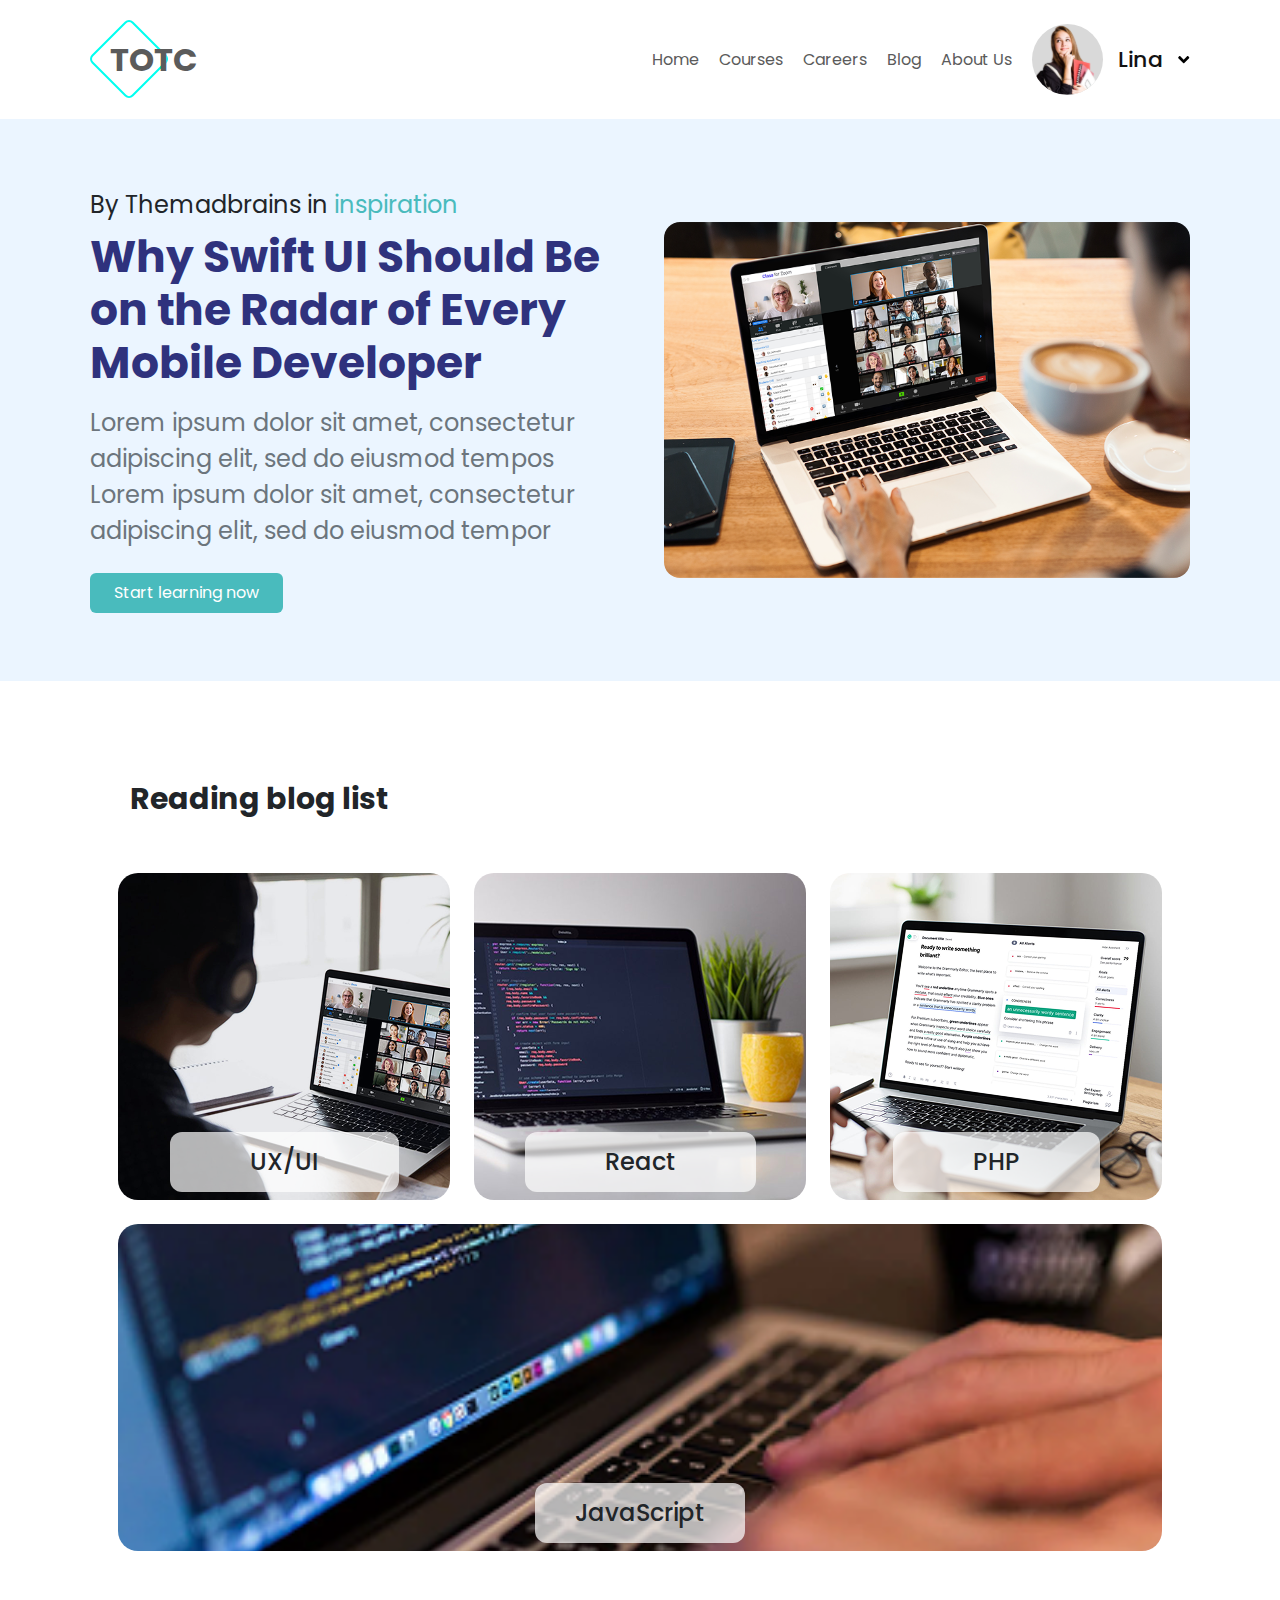
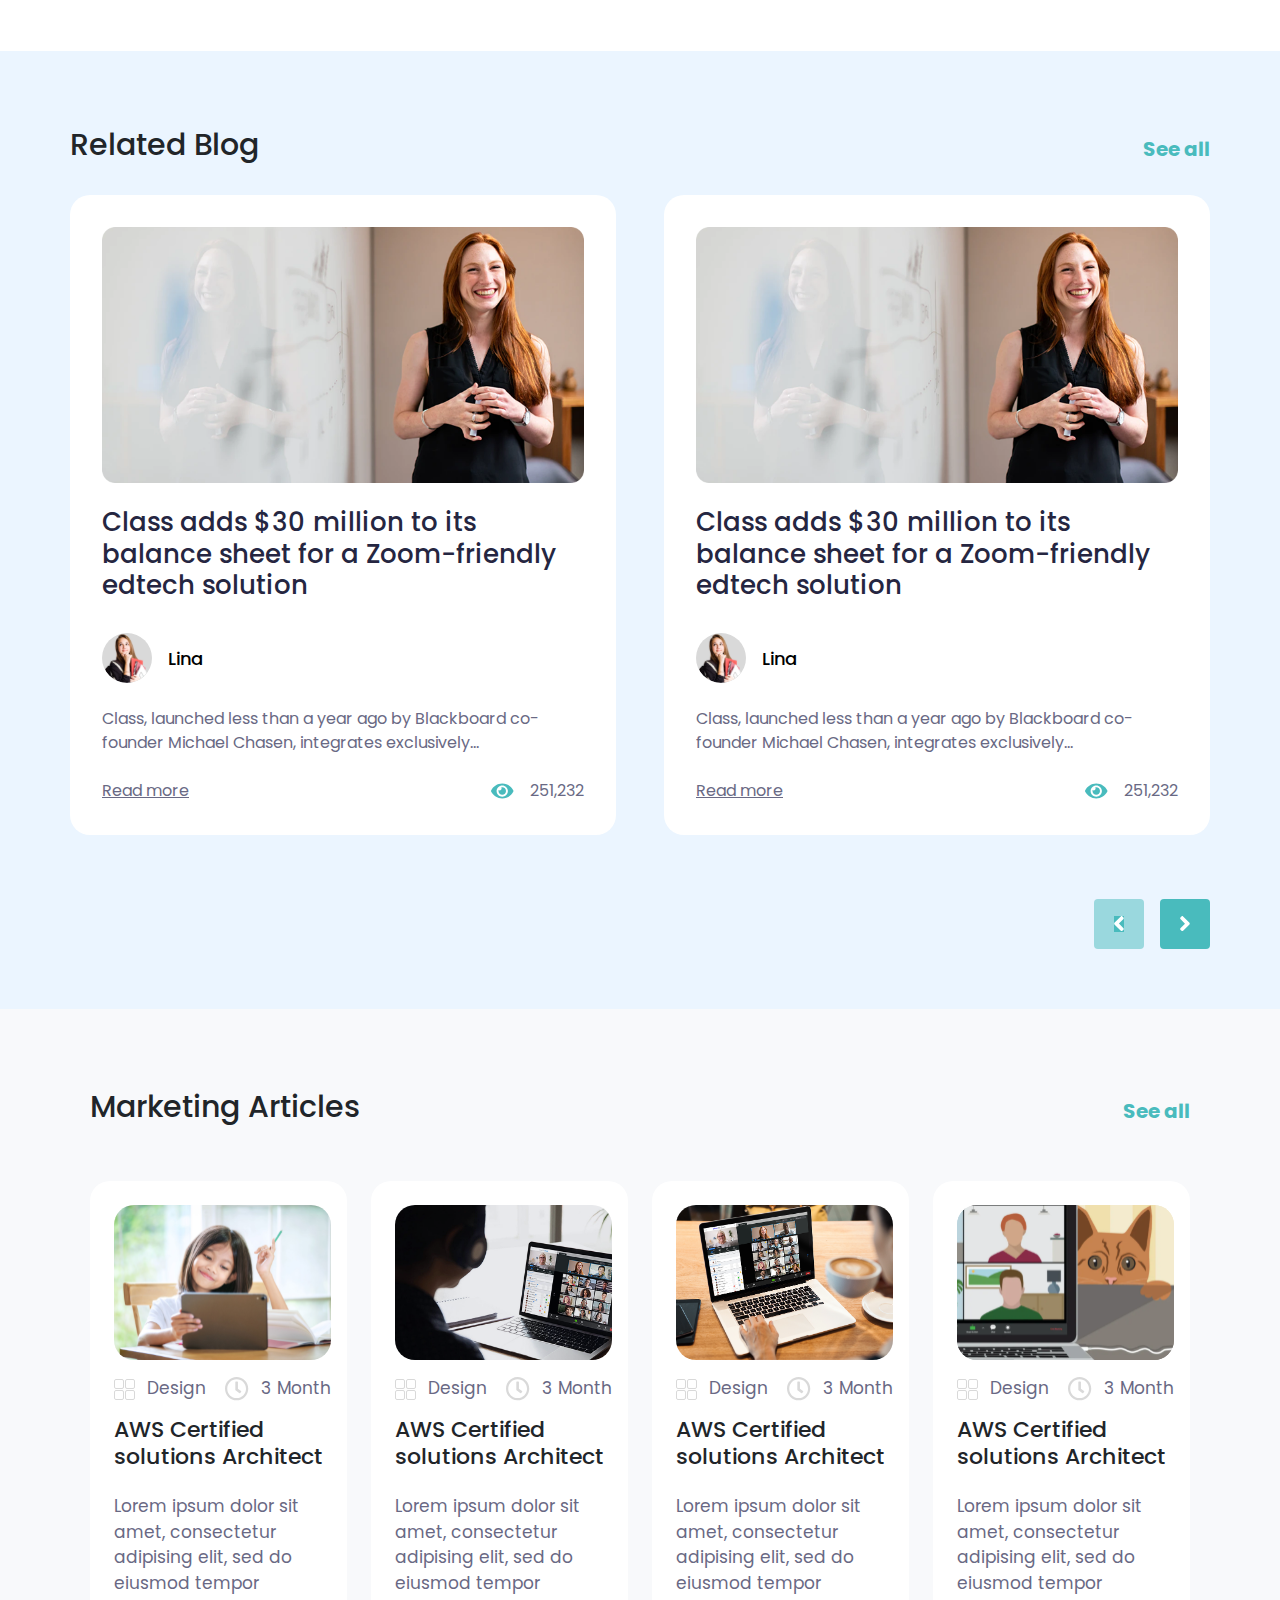
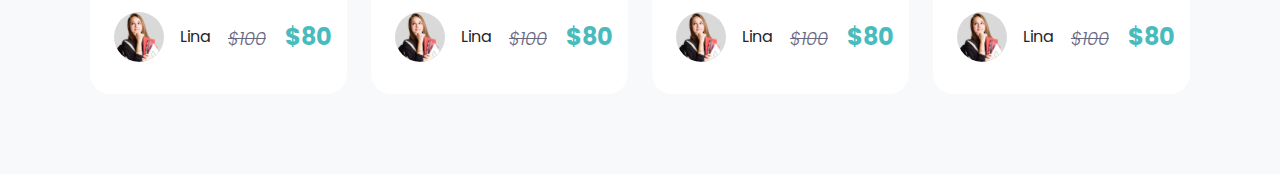
<file: blog.html>
<!DOCTYPE html>
<html lang="en">

<head>
    <meta charset="UTF-8">
    <meta name="viewport" content="width=device-width, initial-scale=1.0">
    <link rel="stylesheet" href="./css/bootstrap.min.css">
    <link rel="stylesheet" href="./css/main.css">
    <link rel="preconnect" href="https://fonts.googleapis.com">
    <link rel="preconnect" href="https://fonts.gstatic.com" crossorigin>
    <link href="https://fonts.googleapis.com/css2?family=Poppins:wght@100;200;300;400;500;600;700;800;900&display=swap"
        rel="stylesheet">
    <title>Blog Page</title>
</head>

<body>

    <header class="container d-flex align-items-center justify-content-between">

        <div class="logo d-flex align-items-center justify-content-center position-relative">
            <img src="./assets/imgs/Polygon 2 (1).svg" alt="">
            <p class="position-absolute">TOTC</p>
        </div>

        <button class="hamburger d-md-none">
            <span></span>
            <span></span>
            <span></span>
        </button>

        <nav class="d-flex">
            <div class="nav-all d-flex align-items-center justify-content-center">
                <a href="#">Home</a>
                <a href="#">Courses</a>
                <a href="#">Careers</a>
                <a href="#">Blog</a>
                <a href="#">About Us</a>
                <div class="nav-others d-flex justify-content-center align-items-center">
                    <div class="nav-profile rounded-circle">
                        <img src="./assets/imgs/lina.svg" alt="">
                    </div>
                    <p>Lina</p>
                    <img src="./assets/imgs/arrow-button.svg" alt="">
                </div>
            </div>
        </nav>
    </header>

    <section class="one-sec py-5">
        <div class="container">
            <div class="row align-items-center g-5">

                <div class="first-div col-md-6">
                    <p class="mb-2">
                        By Themadbrains in <span class="text-info">inspiration</span>
                    </p>

                    <h2 class="fw-bold mb-3">
                        Why Swift UI Should Be on the Radar of Every Mobile Developer
                    </h2>

                    <p class="text-secondary mb-4">
                        Lorem ipsum dolor sit amet, consectetur adipiscing elit, sed do eiusmod tempos Lorem ipsum dolor
                        sit amet, consectetur adipiscing elit, sed do eiusmod tempor
                    </p>

                    <button class="btn btn-info text-white px-4 py-2 rounded">Start learning now</button>
                </div>

                <div class="col-md-6">
                    <img src="./assets/imgs/Rectangle 32.png" class="img-fluid rounded-4" alt="">
                </div>

            </div>
        </div>
    </section>

    <section class="two-sec">
        <div class="container d-flex flex-column gap-5">
            <h3>Reading blog list</h3>
            <div class="row d-flex flex-wrap">
                <div class="col special-col d-flex justify-content-center align-items-end one">
                    <div class="two-text-card d-flex justify-content-center align-items-center">
                        <h4>UX/UI</h4>
                    </div>
                </div>
                <div class="col special-col d-flex justify-content-center align-items-end two">
                    <div class="two-text-card">
                        <h4>React</h4>
                    </div>
                </div>
                <div class="col special-col d-flex justify-content-center align-items-end three">
                    <div class="two-text-card">
                        <h4>PHP</h4>
                    </div>
                </div>
                <div class="col d-flex justify-content-center align-items-end four">
                    <div class="two-text-card">
                        <h4>JavaScript</h4>
                    </div>
                </div>
            </div>
        </div>
    </section>

    <section class="three-sec">
        <div class="container d-flex flex-column gap-4">
            <div class="head-three mt-3 d-flex justify-content-between align-items-center">
                <h3>Related Blog</h3>
                <button>See all</button>
            </div>

            <div class="row g-5">
                <div class="col-12 col-lg-6">
                    <div class="card-content d-flex flex-column gap-4">
                        <img class="same-wandh" src="./assets/imgs/girl.png" alt="">
                        <div class="details-card d-flex flex-column gap-4">
                            <h4>Class adds $30 million to its balance sheet for a Zoom-friendly edtech solution</h4>
                            <div class="lina-photo d-flex align-items-center">
                                <img src="./assets/imgs/lina.svg" alt="">
                                <p>Lina</p>
                            </div>
                            <p class="r-p">Class, launched less than a year ago by Blackboard co-founder Michael Chasen,
                                integrates exclusively...</p>
                            <div class="views d-flex align-items-center justify-content-between">
                                <a href="#">Read more</a>
                                <div class="views-infos d-flex gap-3">
                                    <img src="./assets/imgs/views-img.svg" alt="">
                                    <span>251,232</span>
                                </div>
                            </div>
                        </div>
                    </div>
                </div>

                <div class="col-12 col-lg-6">
                    <div class="card-content d-flex flex-column gap-4">
                        <img class="first-same-wandh same-wandh" src="./assets/imgs/girl.png" alt="">
                        <div class="details-card d-flex flex-column gap-4">
                            <h4>Class adds $30 million to its balance sheet for a Zoom-friendly edtech solution</h4>
                            <div class="lina-photo d-flex align-items-center">
                                <img src="./assets/imgs/lina.svg" alt="">
                                <p>Lina</p>
                            </div>
                            <p class="r-p">Class, launched less than a year ago by Blackboard co-founder Michael Chasen,
                                integrates exclusively...</p>
                            <div class="views d-flex align-items-center justify-content-between">
                                <a href="#">Read more</a>
                                <div class="views-infos d-flex gap-3">
                                    <img src="./assets/imgs/views-img.svg" alt="">
                                    <span>251,232</span>
                                </div>
                            </div>
                        </div>
                    </div>
                </div>
            </div>
            <div class="arrows gap-3 d-flex justify-content-end align-items-center">
                <div class="arrow d-flex align-items-center justify-content-center">
                    <img src="./assets/imgs/first-arrow.svg" alt="">
                </div>
                <div class="arrow d-flex align-items-center justify-content-center">
                    <img src="./assets/imgs/second-arrow.svg" alt="">
                </div>
            </div>
        </div>
    </section>

    <section class="four-sec">
        <div class="container d-flex flex-column gap-5">
            <div class="head-three d-flex justify-content-between align-items-center">
                <h3>Marketing Articles</h3>
                <button>See all</button>
            </div>
            <div class="row">
                <div class="col-12 col-md-6 col-lg-4 col-xl-3">
                    <div class="card-content-2 d-flex flex-column justify-content-center gap-3">
                        <img class="smae-img" src="./assets/imgs/kid-img.svg" alt="">
                        <div class="design-logo d-flex justify-content-between align-items-center">
                            <div class="design-img">
                                <img src="./assets/imgs/design-img.svg" alt="">
                                <span class="ps-2 r-p">Design</span>
                            </div>
                            <div class="design-time">
                                <img src="./assets/imgs/clock-img.svg" alt="">
                                <span class="ps-2 r-p">3 Month</span>
                            </div>
                        </div>
                        <h5>AWS Certified solutions Architect</h5>
                        <p class="r-p">Lorem ipsum dolor sit amet, consectetur adipising elit, sed do eiusmod tempor</p>
                        <div class="design-price d-flex justify-content-between align-items-center">
                            <div class="lina-photo d-flex align-items-center">
                                <img src="./assets/imgs/lina.svg" alt="">
                                <p class="ps-3">Lina</p>
                            </div>
                            <div class="price">
                                <span class="r-p">$100</span>
                                <span>$80</span>
                            </div>
                        </div>
                    </div>
                </div>

                <div class="col-12 col-md-6 col-lg-4 col-xl-3">
                    <div class="card-content-2 d-flex flex-column justify-content-center gap-3">
                        <img class="smae-img" src="./assets/imgs/laptop-1.png" alt="">
                        <div class="design-logo d-flex justify-content-between align-items-center">
                            <div class="design-img">
                                <img src="./assets/imgs/design-img.svg" alt="">
                                <span class="ps-2 r-p">Design</span>
                            </div>
                            <div class="design-time">
                                <img src="./assets/imgs/clock-img.svg" alt="">
                                <span class="ps-2 r-p">3 Month</span>
                            </div>
                        </div>
                        <h5>AWS Certified solutions Architect</h5>
                        <p class="r-p">Lorem ipsum dolor sit amet, consectetur adipising elit, sed do eiusmod tempor</p>
                        <div class="design-price d-flex justify-content-between align-items-center">
                            <div class="lina-photo d-flex align-items-center">
                                <img src="./assets/imgs/lina.svg" alt="">
                                <p class="ps-3">Lina</p>
                            </div>
                            <div class="price">
                                <span class="r-p">$100</span>
                                <span>$80</span>
                            </div>
                        </div>
                    </div>
                </div>

                <div class="col-12 col-md-6 col-lg-4 col-xl-3">
                    <div class="card-content-2 d-flex flex-column justify-content-center gap-3">
                        <img class="smae-img" src="./assets/imgs/Rectangle 32.png" alt="">
                        <div class="design-logo d-flex justify-content-between align-items-center">
                            <div class="design-img">
                                <img src="./assets/imgs/design-img.svg" alt="">
                                <span class="ps-2 r-p">Design</span>
                            </div>
                            <div class="design-time">
                                <img src="./assets/imgs/clock-img.svg" alt="">
                                <span class="ps-2 r-p">3 Month</span>
                            </div>
                        </div>
                        <h5>AWS Certified solutions Architect</h5>
                        <p class="r-p">Lorem ipsum dolor sit amet, consectetur adipising elit, sed do eiusmod tempor</p>
                        <div class="design-price d-flex justify-content-between align-items-center">
                            <div class="lina-photo d-flex align-items-center">
                                <img src="./assets/imgs/lina.svg" alt="">
                                <p class="ps-3">Lina</p>
                            </div>
                            <div class="price">
                                <span class="r-p">$100</span>
                                <span>$80</span>
                            </div>
                        </div>
                    </div>
                </div>

                <div class="col-12 col-md-6 col-lg">
                    <div class="card-content-2 d-flex flex-column justify-content-center gap-3">
                        <img class="smae-img" src="./assets/imgs/dog-img.svg" alt="">
                        <div class="design-logo d-flex justify-content-between align-items-center">
                            <div class="design-img">
                                <img src="./assets/imgs/design-img.svg" alt="">
                                <span class="ps-2 r-p">Design</span>
                            </div>
                            <div class="design-time">
                                <img src="./assets/imgs/clock-img.svg" alt="">
                                <span class="ps-2 r-p">3 Month</span>
                            </div>
                        </div>
                        <h5>AWS Certified solutions Architect</h5>
                        <p class="r-p">Lorem ipsum dolor sit amet, consectetur adipising elit, sed do eiusmod tempor</p>
                        <div class="design-price d-flex justify-content-between align-items-center">
                            <div class="lina-photo d-flex align-items-center">
                                <img src="./assets/imgs/lina.svg" alt="">
                                <p class="ps-3">Lina</p>
                            </div>
                            <div class="price">
                                <span class="r-p">$100</span>
                                <span>$80</span>
                            </div>
                        </div>
                    </div>
                </div>
            </div>
        </div>
    </section>

    <script src="./js/bootstrap.min.js"></script>

</body>

</html>
</file>
<file: css/main.css>
:root {
    --first-color: #5B5B5B !important;
    --second-color: #DFDCDC !important;
    --third-color: #D9D9D9 !important;
    --black-color: #000000 !important;
    --bac-one-color: #9DCCFF33 !important;
    --green-color: #49BBBD !important;
    --blue-color: #2F327D !important;
    --70-of-white: #FFFFFFB3;
    --a-color: #696984;
    --h4-color: #252641;
    --bac-two-color: #D9D9D9;
}

.r-p {
    color: var(--a-color);
}

.lina-photo img {
    background-color: var(--third-color);
    border-radius: 50%;
    width: 50px;
    height: 50px;
}

* {
    padding: 0;
    margin: 0;
    box-sizing: border-box;
    border: none;
    outline: none;
}


.container {
    margin: 0 auto;
    padding: 20px;
}

p {
    margin-bottom: 0 !important;
}

body {
    font-family: "Poppins", sans-serif !important;
    min-height: 100svh;
}

header {
    padding-inline: 120px;
    padding-block: 30px;
}

header .logo p {
    left: 25%;
    top: 20%;
    font-size: 32px !important;
    font-weight: bold !important;
    color: var(--first-color);
}

.nav-all {
    gap: 20px !important;
}

.nav-all a {
    color: var(--first-color);
    font-size: 16px !important;
    text-decoration: none;
}

.nav-profile {
    background-color: var(--third-color);
}

.nav-others {
    gap: 15px;

    p {
        font-size: 22px !important;
        color: #121212;
        font-weight: 500;
    }
}

/* ? end of header */


.one-sec {
    background-color: var(--bac-one-color);

    button {
        background-color: var(--green-color);
        border: none;
    }

    h2 {
        color: var(--blue-color) !important;
        font-weight: 600;
        font-size: 44px !important;
    }
}

.first-div {
    max-width: 688px;
}

.first-div p {
    font-size: 24px !important;

    span {
        color: var(--green-color) !important;
    }
}

/* ? end of sec-one */

.two-sec {
    margin-inline: 110px !important;
    margin-block: 80px !important;

    h3 {
        font-size: 30px;
        font-weight: bold;
    }

    .container .row {
        gap: 24px;

        .special-col .two-text-card h4 {
            padding-inline: 80px !important;
        }
    }

    .container .row .col {
        min-height: 327px;
        justify-content: center;
        align-items: center;
    }

    .container .row .one {
        background-image: url("../assets/imgs/laptop-1.png");
        background-position: center;
        background-repeat: no-repeat;
        background-size: cover;
        border-radius: 20px;
    }

    .container .row .two {
        background-image: url("../assets/imgs/laptop-2.png");
        background-position: center;
        background-repeat: no-repeat;
        background-size: cover;
        border-radius: 20px;
    }

    .container .row .three {
        background-image: url("../assets/imgs/laptop-3.png");
        background-position: center;
        background-repeat: no-repeat;
        background-size: cover;
        border-radius: 20px;
    }

    .container .row .four {
        background-image: url("../assets/imgs/laptop-4.png");
        background-position: center;
        background-repeat: no-repeat;
        background-size: cover;
        border-radius: 20px;
    }

    .container .row .two-text-card h4 {
        position: relative;
        z-index: 100;
        background-color: var(--70-of-white);
        padding-inline: 40px;

        padding-block: 16px;

        border-radius: 12px;
    }

}

/* ? end of second  */
.three-sec {
    background-color: var(--bac-one-color);
    padding-block: 60px;

    .container {
        padding: 0;
    }
}

.head-three {
    h3 {
        font-size: 30px;
        font-weight: 500;

    }

    button {
        outline: none !important;
        border: none !important;
        background: none !important;
        color: var(--green-color);
        font-weight: bold;
        font-size: 20px;
    }
}

.three-sec .card-content {
    padding-inline: 2rem;
    padding-block: 2rem;
    background-color: white;
    border-radius: 20px;


    img.same-wandh {
        object-fit: cover;
        max-height: 382px;
    }

}

.three-sec .details-card {
    max-width: 684px;

    h4 {
        font-size: 26px;
        font-weight: 500;
        color: var(--h4-color);
    }
}

.three-sec .lina-photo {
    gap: 1rem;

    p {
        font-size: 18px;
        font-weight: 500;
        color: #000000;
    }
}

.three-sec .lina-photo img {
    border-radius: 50%;
    background-color: var(--third-color);
}

.three-sec .views a,
.three-sec .views span,
.three-sec .r-p {
    color: var(--a-color);
}

.arrows {
    margin-top: 40px;
}

.arrow {
    background-color: #49BBBD80;
    min-width: 50px;
    min-height: 50px;
    border-radius: 4px;

}

.arrows :last-child {
    background-color: #49BBBD;

}

/* ? end of three-sec */
.four-sec {
    background: #F8F9FB;

    .container {
        padding-block: 5rem;

    }

}

.card-content-2 {
    background: #FFFFFF;
    border-radius: 20px;
    padding-inline-start: 1.5rem;
    padding-inline-end: 1rem;
    padding-block-start: 1.5rem;
    padding-block-end: 2rem;

    h5 {

        font-size: 22px;
        font-weight: 500;
    }

    .r-p {
        font-size: 17px;
        font-weight: 400;
    }

}

.card-content-2 .smae-img {
    aspect-ratio: 335 / 239;
    width: 100%;
    height: 100%;
    object-fit: cover;
    border-radius: 20px;
}

.card-content-2 .design-price {



    .price {

        font-size: 1.5rem;
        font-weight: bold;
        color: var(--green-color);

        .r-p {
            font-size: 18px;
            text-decoration: line-through;
            font-style: italic;
            font-weight: 300;
            margin-inline-end: 14px;
        }


    }

}

@media (max-width: 768px) {
    nav .nav-all {
        display: none !important;
    }
}

.hamburger {
    width: 35px;
    height: 28px;
    border: none;
    background: none;
    display: none;
    flex-direction: column;
    justify-content: space-between;
    cursor: pointer;
}

.hamburger span {
    display: block;
    height: 4px;
    width: 100%;
    background: #000;
    border-radius: 4px;
}

@media (max-width: 768px) {
    .hamburger {
        display: flex;
    }
}
</file>
